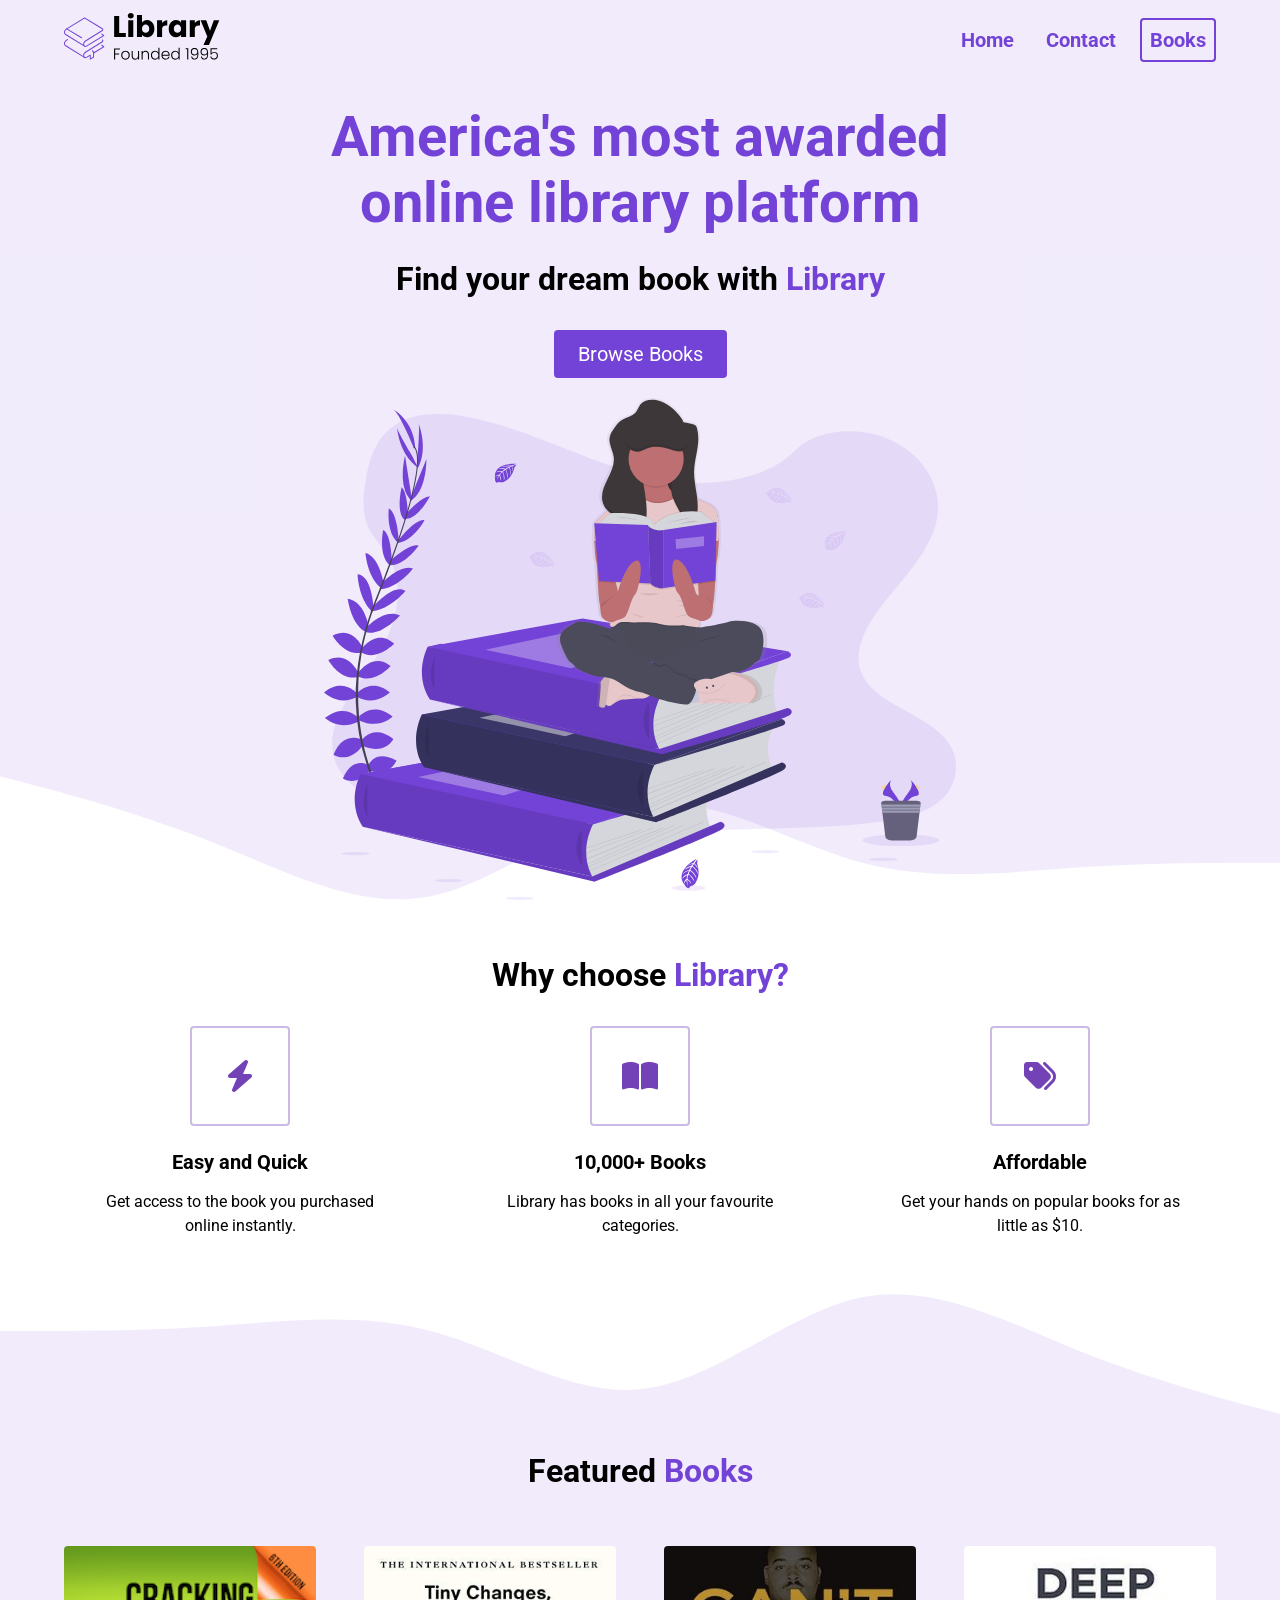
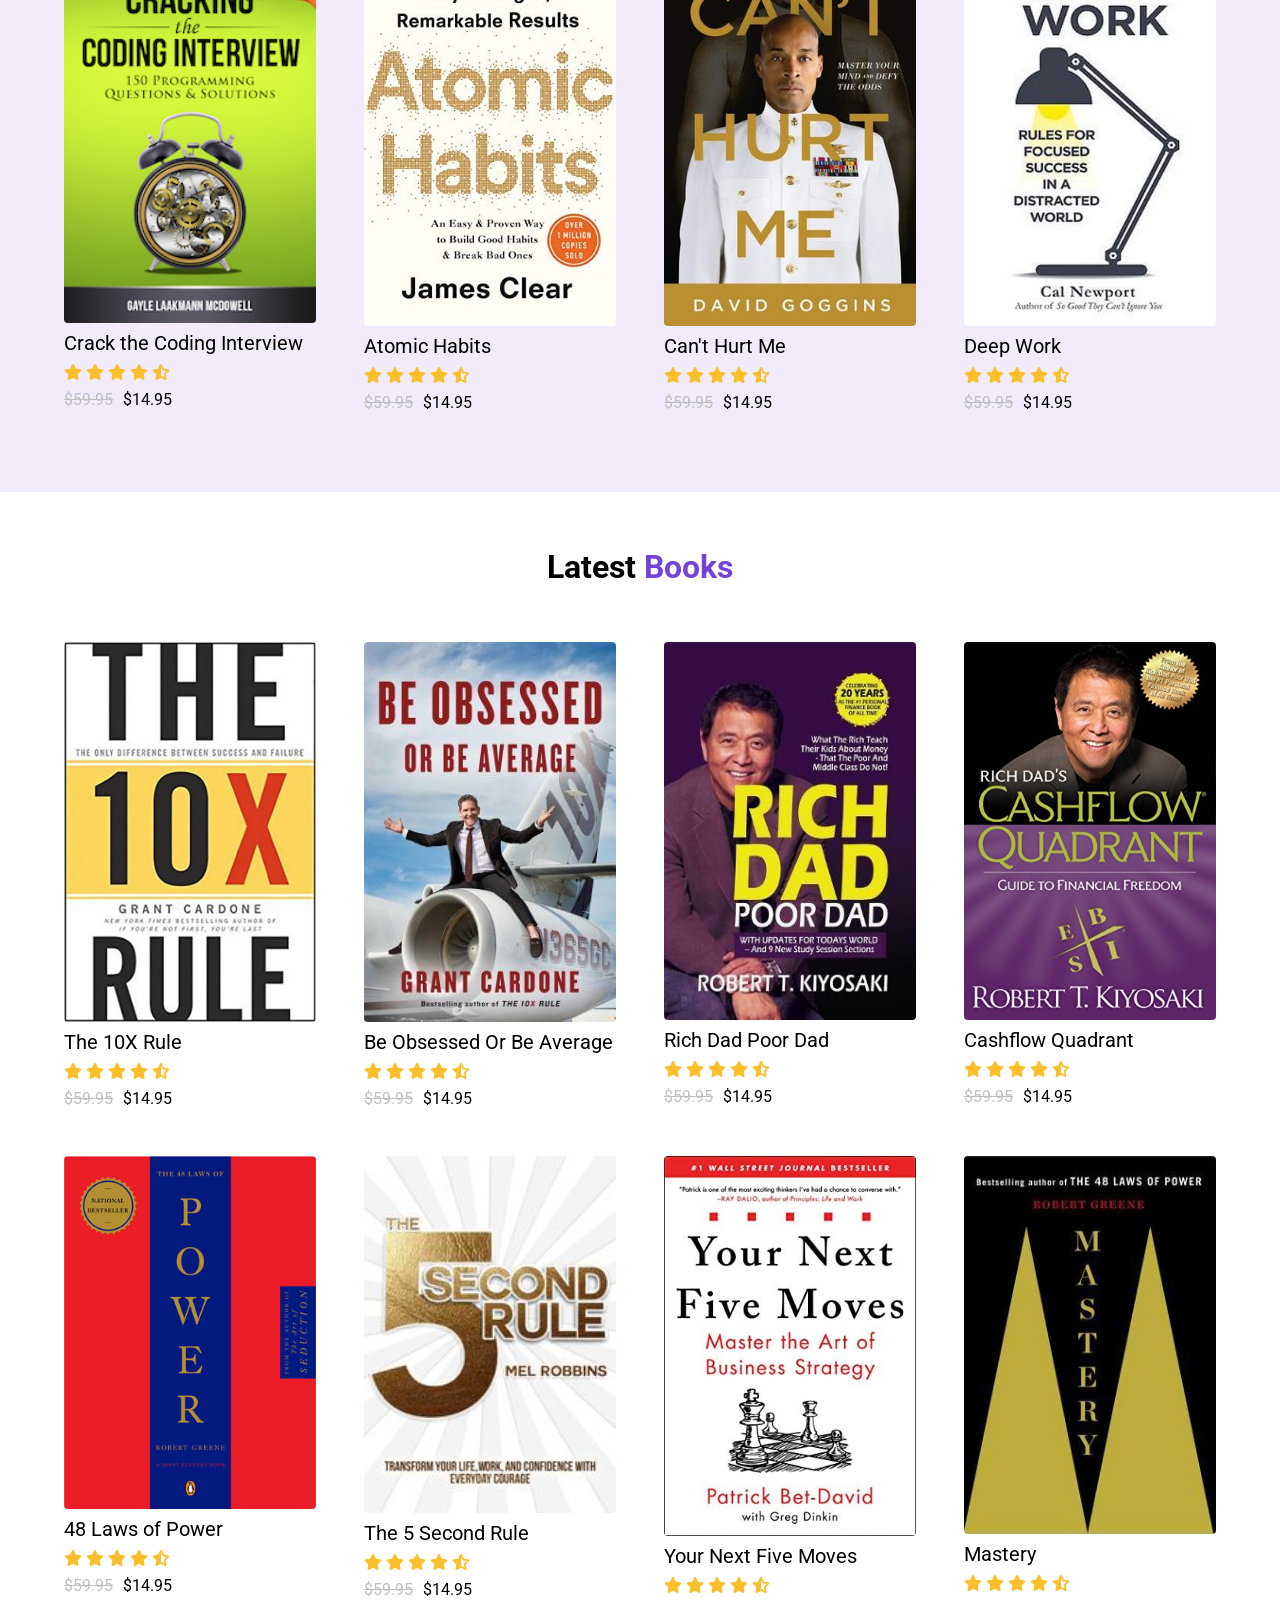
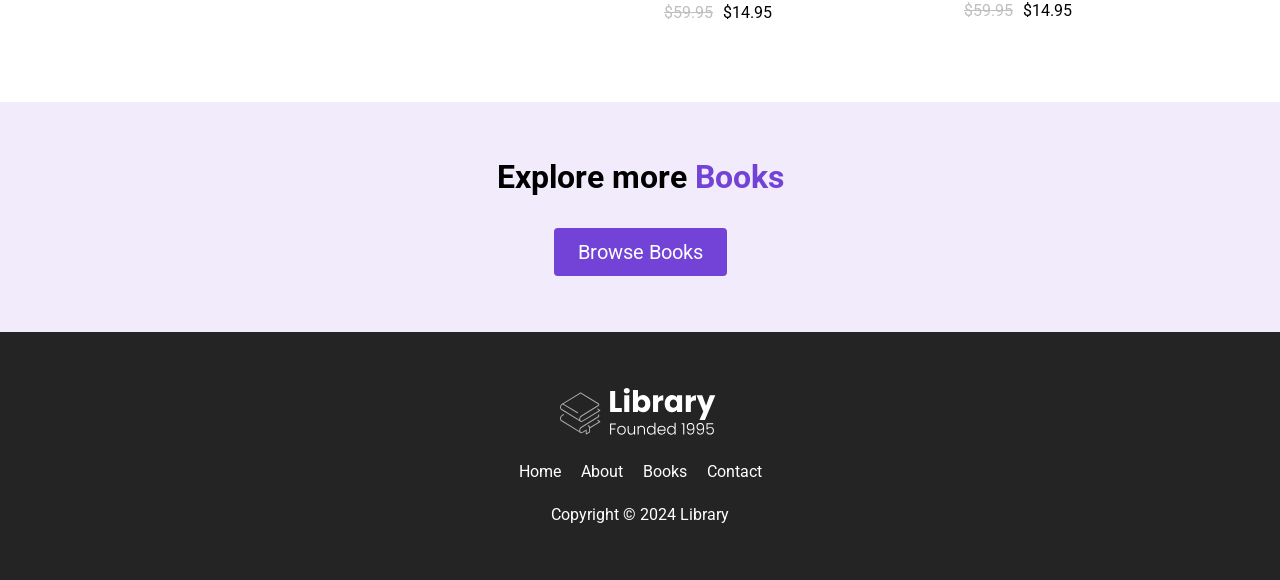
<file: index.html>
<!DOCTYPE html>
<html lang="en">
<head>
  <meta charset="UTF-8">
  <meta name="viewport" content="width=device-width, initial-scale=1.0">
  <title>Library</title>
  <link rel="stylesheet" href="./style.css">
  <link rel="stylesheet" href="https://cdnjs.cloudflare.com/ajax/libs/font-awesome/6.5.2/css/all.min.css" integrity="sha512-SnH5WK+bZxgPHs44uWIX+LLJAJ9/2PkPKZ5QiAj6Ta86w+fsb2TkcmfRyVX3pBnMFcV7oQPJkl9QevSCWr3W6A==" crossorigin="anonymous" referrerpolicy="no-referrer" />
  <script src="index.js"></script>
</head>
<body>

  <section id="landing">
    <nav>
      <div class="nav__container">
        <img class="logo" src="./assets/Library.svg" alt="">
        <ul class="nav__links">
          <li><a href="#" class="nav__link">Home</a></li>
          <li><a href="#" class="nav__link">Contact</a></li>
          <li><a href="#features" class="nav__link nav__link--primary">Books</a></li>
        </ul>
        <button class="btn__menu" onclick="openMenu()">
          <i class="fas fa-bars"></i>
        </button>
        <div class="menu__backdrop">
          <button class="btn__menu btn__menu--close" onclick="closeMenu()">
            <i class="fas fa-times"></i>
          </button>
          <ul class="menu__links">
            <li class="menu__list">
              <a href="#" class="menu__link" onclick="closeMenu()">Home</a>
            </li>
            <li class="menu__list">
              <a href="#features" class="menu__link" onclick="closeMenu()">Books</a>
            </li>
            <li class="menu__list">
              <a class="menu__link no-cursor" onclick="closeMenu()">Contacts</a>
            </li>
          </ul>
        </div>
      </div>
    </nav>
    <header>
      <div class="header__container">
        <div class="header__description">
          <h1>America's most awarded online library platform</h1>
          <h2>Find your dream book with <span class="purple">Library</span></h2>
          <a href="#features">
            <button class="btn">Browse Books</button>
          </a>
        </div>
        <figure class="header__img--wrapper">
          <img src="./assets/Undraw_Books.svg" alt="">
        </figure>
      </div>
    </header>
  </section>

  <main>
    <section id="highlights">
      <div class="container">
        <div class="row">
          <h2 class="section__title">
            Why choose <span class="purple">Library?</span>
          </h2>
          <div class="highlight__wrapper">
            <div class="highlight">
              <div class="highlight__img">
                <i class="fas fa-bolt"></i>
              </div>
                <h3 class="highlight__subtitle">
                  Easy and Quick
                </h3>
                <p class="highlight__para">
                  Get access to the book you purchased online instantly.
                </p>
            </div>
            <div class="highlight">
              <div class="highlight__img">
                <i class="fas fa-book-open"></i>
              </div>
                <h3 class="highlight__subtitle">
                  10,000+ Books
                </h3>
                <p class="highlight__para">
                  Library has books in all your favourite categories.                </p>
            </div>
            <div class="highlight">
              <div class="highlight__img">
                <i class="fas fa-tags"></i>
              </div>
                <h3 class="highlight__subtitle">
                  Affordable
                </h3>
                <p class="highlight__para">
                  Get your hands on popular books for as little as $10.                </p>
            </div>
          </div>
        </div>
      </div>
    </section>

    <section id="features">
      <div class="container">
        <div class="row">
          <h2 class="section__title">
            Featured <span class="purple">Books</span>
          </h2>
          <div class="books">
            <div class="book">
              <figure class="book__img--wrapper">
                <img class="book__img" src="./assets/crack the coding interview.png" alt="">
              </figure>
              <div class="book__title">
                Crack the Coding Interview
              </div>
              <div class="book__ratings">
                <i class="fas fa-star"></i>
                <i class="fas fa-star"></i>
                <i class="fas fa-star"></i>
                <i class="fas fa-star"></i>
                <i class="fas fa-star-half-alt"></i>
              </div>
              <div class="book__price">
                <span class="book__price--normal">$59.95</span> $14.95
              </div>
            </div>
            <div class="book">
              <figure class="book__img--wrapper">
                <img class="book__img" src="./assets/atomic habits.jpg" alt="">
              </figure>
              <div class="book__title">
                Atomic Habits
              </div>
              <div class="book__ratings">
                <i class="fas fa-star"></i>
                <i class="fas fa-star"></i>
                <i class="fas fa-star"></i>
                <i class="fas fa-star"></i>
                <i class="fas fa-star-half-alt"></i>
              </div>
              <div class="book__price">
                <span class="book__price--normal">$59.95</span> $14.95
              </div>
            </div>
            <div class="book">
              <figure class="book__img--wrapper">
                <img class="book__img" src="./assets/david goggins.jpeg" alt="">
              </figure>
              <div class="book__title">
                Can't Hurt Me
              </div>
              <div class="book__ratings">
                <i class="fas fa-star"></i>
                <i class="fas fa-star"></i>
                <i class="fas fa-star"></i>
                <i class="fas fa-star"></i>
                <i class="fas fa-star-half-alt"></i>
              </div>
              <div class="book__price">
                <span class="book__price--normal">$59.95</span> $14.95
              </div>
            </div>
            <div class="book">
              <figure class="book__img--wrapper">
                <img class="book__img" src="./assets/deep work.jpeg" alt="">
              </figure>
              <div class="book__title">
                Deep Work
              </div>
              <div class="book__ratings">
                <i class="fas fa-star"></i>
                <i class="fas fa-star"></i>
                <i class="fas fa-star"></i>
                <i class="fas fa-star"></i>
                <i class="fas fa-star-half-alt"></i>
              </div>
              <div class="book__price">
                <span class="book__price--normal">$59.95</span> $14.95
              </div>
            </div>
          </div>
        </div>
      </div>
    </section>

    <section id="recent">
      <div class="container">
        <div class="row">
          <h2 class="section__title">
            Latest <span class="purple">Books</span>
          </h2>
          <div class="books">
            <div class="book">
              <figure class="book__img--wrapper">
                <img class="book__img" src="./assets/book-1.jpeg" alt="">
              </figure>
              <div class="book__title">
                The 10X Rule
              </div>
              <div class="book__ratings">
                <i class="fas fa-star"></i>
                <i class="fas fa-star"></i>
                <i class="fas fa-star"></i>
                <i class="fas fa-star"></i>
                <i class="fas fa-star-half-alt"></i>
              </div>
              <div class="book__price">
                <span class="book__price--normal">$59.95</span> $14.95
              </div>
            </div>
            <div class="book">
              <figure class="book__img--wrapper">
                <img class="book__img" src="./assets/book-2.jpeg" alt="">
              </figure>
              <div class="book__title">
                Be Obsessed Or Be Average
              </div>
              <div class="book__ratings">
                <i class="fas fa-star"></i>
                <i class="fas fa-star"></i>
                <i class="fas fa-star"></i>
                <i class="fas fa-star"></i>
                <i class="fas fa-star-half-alt"></i>
              </div>
              <div class="book__price">
                <span class="book__price--normal">$59.95</span> $14.95
              </div>
            </div>
            <div class="book">
              <figure class="book__img--wrapper">
                <img class="book__img" src="./assets/book-3.jpeg" alt="">
              </figure>
              <div class="book__title">
                Rich Dad Poor Dad
              </div>
              <div class="book__ratings">
                <i class="fas fa-star"></i>
                <i class="fas fa-star"></i>
                <i class="fas fa-star"></i>
                <i class="fas fa-star"></i>
                <i class="fas fa-star-half-alt"></i>
              </div>
              <div class="book__price">
                <span class="book__price--normal">$59.95</span> $14.95
              </div>
            </div>
            <div class="book">
              <figure class="book__img--wrapper">
                <img class="book__img" src="./assets/book-4.jpeg" alt="">
              </figure>
              <div class="book__title">
                Cashflow Quadrant
              </div>
              <div class="book__ratings">
                <i class="fas fa-star"></i>
                <i class="fas fa-star"></i>
                <i class="fas fa-star"></i>
                <i class="fas fa-star"></i>
                <i class="fas fa-star-half-alt"></i>
              </div>
              <div class="book__price">
                <span class="book__price--normal">$59.95</span> $14.95
              </div>
            </div>
            <div class="book">
              <figure class="book__img--wrapper">
                <img class="book__img" src="./assets/book-5.jpeg" alt="">
              </figure>
              <div class="book__title">
                48 Laws of Power
              </div>
              <div class="book__ratings">
                <i class="fas fa-star"></i>
                <i class="fas fa-star"></i>
                <i class="fas fa-star"></i>
                <i class="fas fa-star"></i>
                <i class="fas fa-star-half-alt"></i>
              </div>
              <div class="book__price">
                <span class="book__price--normal">$59.95</span> $14.95
              </div>
            </div>
            <div class="book">
              <figure class="book__img--wrapper">
                <img class="book__img" src="./assets/book-6.jpeg" alt="">
              </figure>
              <div class="book__title">
                The 5 Second Rule
              </div>
              <div class="book__ratings">
                <i class="fas fa-star"></i>
                <i class="fas fa-star"></i>
                <i class="fas fa-star"></i>
                <i class="fas fa-star"></i>
                <i class="fas fa-star-half-alt"></i>
              </div>
              <div class="book__price">
                <span class="book__price--normal">$59.95</span> $14.95
              </div>
            </div>
            <div class="book">
              <figure class="book__img--wrapper">
                <img class="book__img" src="./assets/book-7.jpg" alt="">
              </figure>
              <div class="book__title">
                Your Next Five Moves
              </div>
              <div class="book__ratings">
                <i class="fas fa-star"></i>
                <i class="fas fa-star"></i>
                <i class="fas fa-star"></i>
                <i class="fas fa-star"></i>
                <i class="fas fa-star-half-alt"></i>
              </div>
              <div class="book__price">
                <span class="book__price--normal">$59.95</span> $14.95
              </div>
            </div>
            <div class="book">
              <figure class="book__img--wrapper">
                <img class="book__img" src="./assets/book-8.jpeg" alt="">
              </figure>
              <div class="book__title">
                Mastery
              </div>
              <div class="book__ratings">
                <i class="fas fa-star"></i>
                <i class="fas fa-star"></i>
                <i class="fas fa-star"></i>
                <i class="fas fa-star"></i>
                <i class="fas fa-star-half-alt"></i>
              </div>
              <div class="book__price">
                <span class="book__price--normal">$59.95</span> $14.95
              </div>
            </div>
          </div>
        </div>
      </div>
    </section> 

    <section id="explore">
      <div class="container">
        <div class="row row__column">
          <h2>Explore more <span class="purple">Books</span></h2>
          <a href="#features">
            <button class="btn">Browse Books</button>
          </a>
        </div>
      </div>
    </section>

  </main>

  <footer>
    <div class="container">
      <div class="row row__column">
        <a href="#landing">
          <figure class="footer__logo">
            <img src="./assets/Library.svg" class="footer__logo--img" alt="">
          </figure>
        </a>
        <div class="footer__list">
          <a href="#" class="footer__link">Home</a>
          <a class="footer__link no-cursor">About</a>
          <a href="#features" class="footer__link">Books</a>
          <a class="footer__link no-cursor">Contact</a>
        </div>
        <div class="footer__copyright">Copyright &copy; 2024 Library</div>
      </div>
    </div>
  </footer>

</body>
</html>
</file>
<file: style.css>
@import url('https://fonts.googleapis.com/css2?family=Roboto:wght@400;500;700&display=swap');
* {
  padding: 0;
  margin: 0;
  box-sizing: border-box;
  font-family: 'Roboto', sans-serif;
}

html {
  scroll-behavior: smooth;
}

body {
  max-width: 100vw;
  overflow-x: hidden;
}

nav {
  height: 80px;
  display: flex;
}

img {
  width: 100%;
}

p {
  line-height: 1.5;
}

a {
  text-decoration: none;
}

a:hover {
  text-decoration: underline;
}

.nav__container {
  width: 100%;
  max-width: 1200px;
  padding: 0 24px;
  display: flex;
  justify-content: space-between;
  align-items: center;
  margin: 0 auto;
}

.purple {
  color: #7342d6;
}

.logo {
  width: 160px;
}

ul {
  display: flex;
}

li {
  list-style-type: none;
}

.nav__link {
  margin-left: 16px;
  text-decoration: none;
  font-size: 20px;
  color: #7342d6;
  font-weight: bold;
  padding: 8px;
}

.nav__link:hover {
  text-decoration: underline;
}

.nav__link--primary {
  border: 2px solid #7342d6;
  border-radius: 4px;
}

.nav__link--primary:hover {
  text-decoration: none; /* could use !imoportant (this hover is below other hover so it takes priority */
}

.btn__menu {
  background-color: transparent;
  font-size: 40px;
  text-align: center;
  border: none;
  color: #7342d6;
  display: none;
}

.menu__backdrop {
  position: absolute;
  background-color: #242424;
  top: 0;
  left: 0;
  right: 0;
  bottom: 0;
  z-index: 100;
  display: flex;
  justify-content: center;
  align-items: center;
  transition: all 300ms ease;
  opacity: 0;
  visibility: hidden;
}

.menu--open .menu__backdrop {
  visibility: visible;
  opacity: 1;
}

.menu--open {
  max-height: 100vh;
  overflow-y: hidden;
}

.menu__links {
  display: flex;
  flex-direction: column;
  align-items: center;
}

.menu__list {
  padding: 32px 0;
}

.menu__link {
  font-size: 40px;
  color: white;
}

.btn__menu--close {
  position: absolute;
  right: 20px;
  top: 10px;
  padding: 8px;
  color: #fff;
}

/* 

LANDING 

*/

#landing {
  background-color: rgba(115, 66, 214, 0.1);
}

header {
  height: calc(100vh - 80px);
}

.header__container {
  padding: 24px;
  width: 100%;
  max-width: 720px;
  margin: 0 auto;
  height: 100%;
  display: flex;
  flex-direction: column;
  justify-content: space-around;
}

.header__description {
  display: flex;
  flex-direction: column;
  align-items: center;
}

h1 {
  font-size: 56px;
  color: #7342d6;
  margin-bottom: 24px;
  text-align: center;
}

h2 {
  font-size: 32px;
  margin-bottom: 32px;
  text-align: center;
}

button {
  cursor: pointer;
}

button:active {
  transform: translateY(1.5px);
}

.btn {
  background-color: #7342d6;
  color: white;
  padding: 12px 24px;
  font-size: 20px;
  border-radius: 4px;
  border: none;
}

.header__img--wrapper {
  padding: 20px;
  z-index: 2;
}

.container {
  padding: 56px 0;
}

.row {
  width: 100%;
  max-width: 1200px;
  margin: 0 auto;
}

.row__column {
  display: flex;
  flex-direction: column;
  align-items: center;
}

.no-cursor {
  cursor: not-allowed;
}

/* 

HIGHLIGHTS

*/

#highlights {
  position: relative;
  max-width: 100vw;
}

#highlights:before,
#highlights:after {
  background: url('assets/wave.svg');
  content: "";
  position: absolute;
  width: 101vw;
  height: 12vw;
  left: 0;
  z-index: 1;
  background-size: cover;
  background-repeat: no-repeat;
}

#highlights:before {
  transform: translateY(-100%);
  top: 1px;
}


#highlights:after {
  transform: translateY(100%) rotate(180deg);
  bottom: 1px;
}

.highlight__wrapper {
  display: flex;
  flex-wrap: wrap;
}

.highlight {
  padding: 0 24px;
  width: calc(100% / 3);
  display: flex;
  align-items: center;
  flex-direction: column;
}

.highlight__para {
  text-align: center;
  max-width: 280px;
}

.highlight__img {
  border: 2px solid #7242b65d;
  color: #7242b6;
  width: 100px;
  height: 100px;
  display: flex;
  align-items: center;
  justify-content: center;
  border-radius: 4px;
  font-size: 32px;
  margin-bottom: 24px;
}

.highlight__subtitle {
  font-size: 20px;
  margin-bottom: 16px;
  text-align: center;
}

/* 

FEATURES 

*/

#features {
  padding-top: 8vw;
  background-color: rgba(115, 66, 214, 0.1);
}

.books {
  display: flex;
  flex-wrap: wrap;
}

.book {
  width: 25%;
  padding: 24px;
}

.book__img {
  max-height: 380px;
  transition: all 300ms ease;
  cursor: not-allowed;
}

.book__img--wrapper {
  margin-bottom: 8px;
  border-radius: 4px;
  overflow: hidden;
  display: flex;
}

.book:hover .book__img {
  transform: scale(1.03);
}

.book__title {
  font-size: 20px;
  margin-bottom: 8px;
}

.book__title:hover {
  text-decoration: underline;
  cursor: not-allowed;
}

.book__ratings {
  margin-bottom: 8px;
  color: #fabf2a;
}

.book__price--normal {
  text-decoration: line-through;
  padding-right: 6px;
  color: #bfbfbf;
}

/* 

EXPLORE

*/

#explore {
  background-color: rgba(115, 66, 214, 0.1);
}

/* 

FOOTER 

*/

footer {
  background-color: #242424;
}

.footer__logo {
  display: flex;
}

.footer__logo--img {
  width: 160px;
  filter: grayscale(1) invert(1);
}

.footer__link,
.footer__copyright {
  color: #fff;
}

.footer__list {
  margin: 20px 0 24px 0;
}

.footer__link {
  padding: 0 8px;
}

/* SMALL PHONES, TABLETS, LARGE SMARTPHONES */
@media (max-width: 768px) {
  .header__description {
    padding: 0 24px;
  }
  
  h1 {
    font-size: 40px;
  }

  h2 {
    font-size: 26px;
  }

  button {
    font-size: 18px;
  }

  .book {
    width: 50%;
  }


}

/* SMALL PHONES, LARGE SMARTPHONES */
@media (max-width: 550px) {
  .nav__links {
    display: none;
  }

  .btn__menu {
    display: block;
  }

  .highlight {
    width: 100%;
  }

  .highlight:not(:last-child) {
    margin-bottom: 24px;
  }
}
</file>
